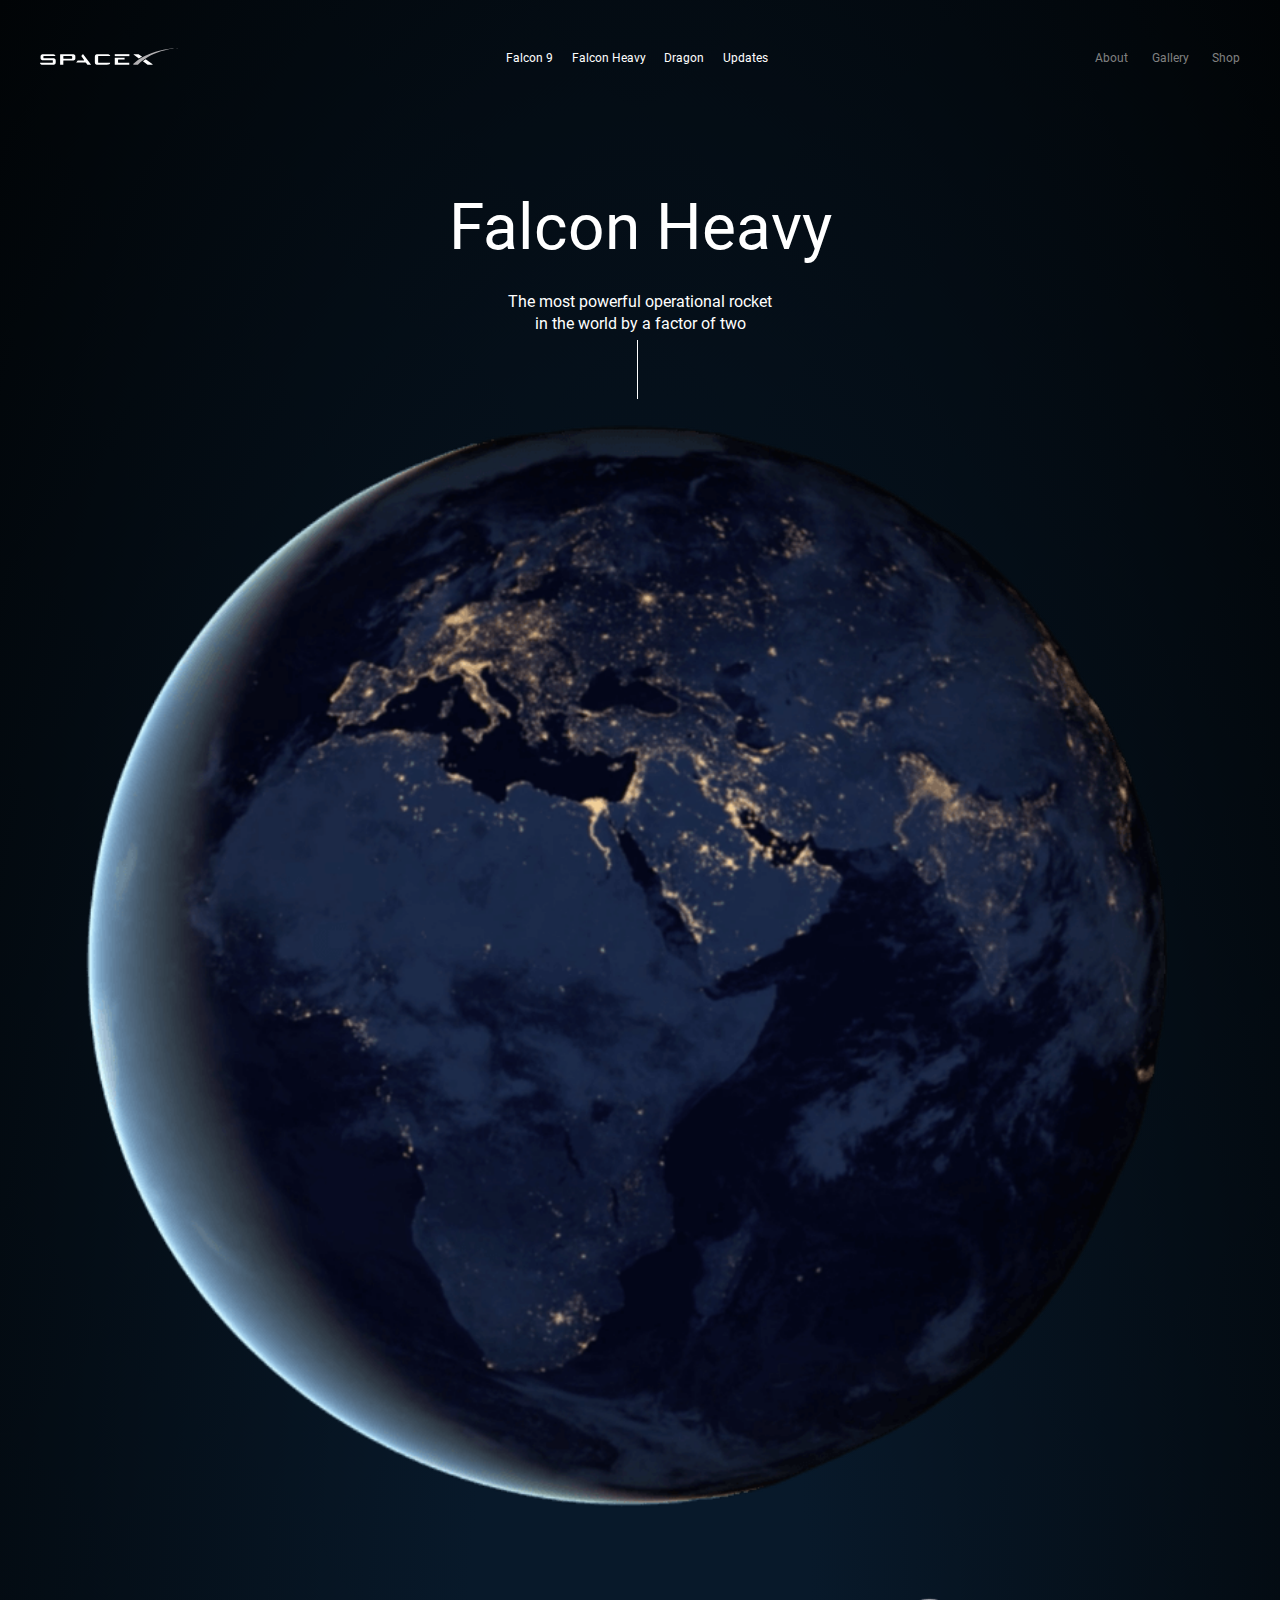
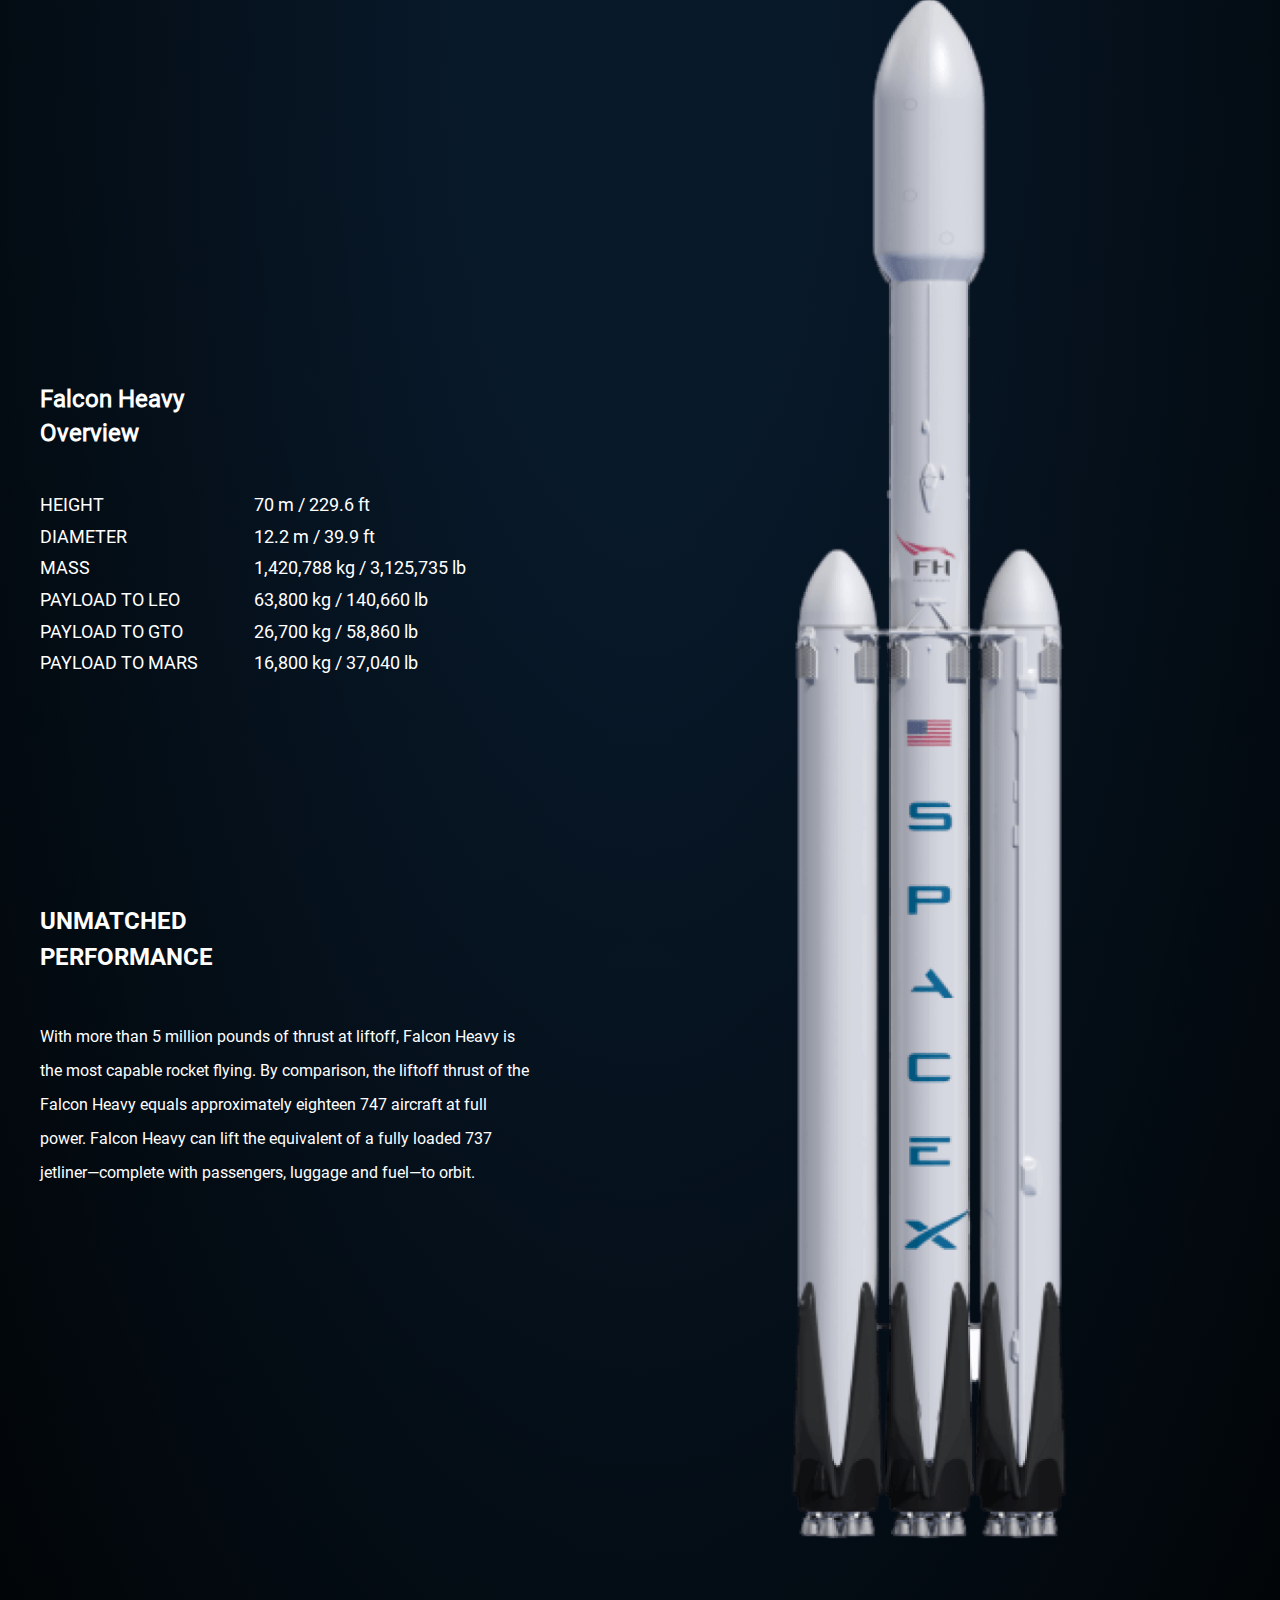
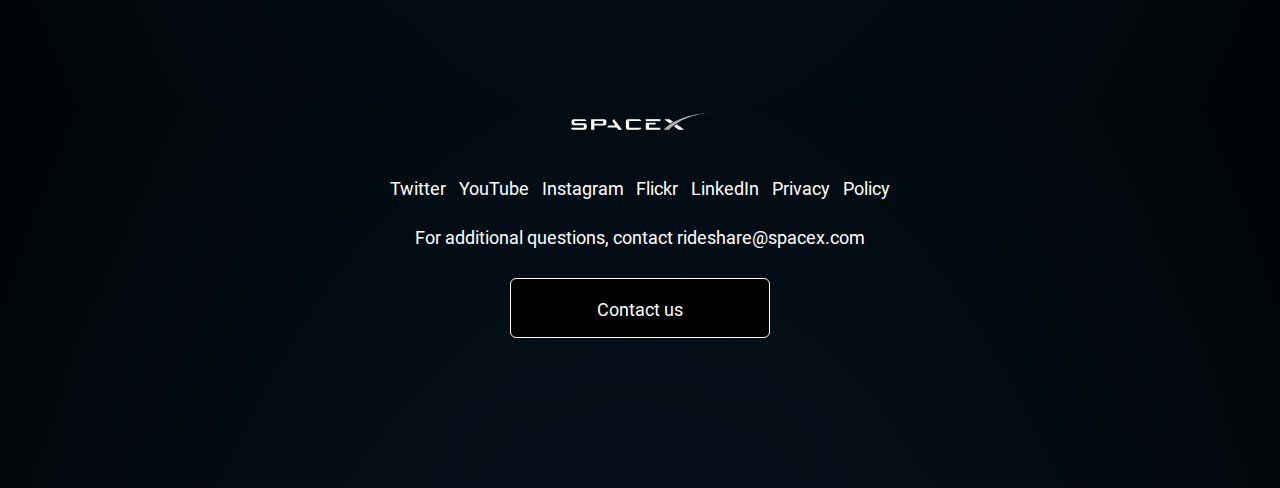
<file: index.html>
<!DOCTYPE html>
<html lang="en">
<head>
  <meta charset="UTF-8">
  <meta http-equiv="X-UA-Compatible" content="IE=edge">
  <meta name="viewport" content="width=device-width, initial-scale=1.0">
  <link rel="stylesheet" href="css/spacexstyle.css">
  <link rel="stylesheet" href="css/reset.css">
  <title>SpaceX Dragon</title>
</head>
<body>
  <!--Header start-->
  <div id="root"></div>
<header class="header-container">
  <div class="wrap">

    <div class="header">
      <a href="#" class="header-logo">
        <img src="images/logo.svg" alt="logo SpaceX" class="header-logo__img">
      </a>
      <nav class="header-nav">
        <ul class="header-nav__list">
          <a href="#" class="header-nav__link">
            <li class="header-nav__item">Falcon 9</li>
          </a>
          <a href="#" class="header-nav__link">
            <li class="header-nav__item">Falcon Heavy</li>
          </a>
          <a href="#" class="header-nav__link">
            <li class="header-nav__item">Dragon</li>
          </a>
          <a href="#" class="header-nav__link">
            <li class="header-nav__item">Updates</li>
          </a>
        </ul>
      </nav>


    <div class="header-menu">
      <ul class="header-menu__list">
        <a href="#" class="header-menu__link">
          <li class="header-menu__item">About</li>
        </a>
        <a href="#" class="header-menu__link">
          <li class="header-menu__item">Gallery</li>
        </a>
        <a href="#" class="header-menu__link">
          <li class="header-menu__item">Shop</li>
        </a>
      </ul>
    </div>

    </div>
  </div>
</header>

<!--Header end-->
<!--Hero box start-->
<div class="hero-container">
  <div class="wrap">
    <div class="hero">

    <h1 class="hero__title">Falcon Heavy</h1>
    <p class="hero__text">The most powerful operational rocket<br> in the world by a factor of two</p>

    <div class="hero__line"></div>
<div class="hero__img"></div>

</div>
  </div>
</div>
<!--Hero box end-->
<!--Content box start-->
<div class="main">
  <div class="wrap">
    <div class="content">
      <div class="content-box">
        <h2 class="content-box__title">Falcon Heavy<br> Overview</h2>
        <table class="table">
          <tr class="table-tr">
            <td class="table-td">HEIGHT</td>
            <td class="table-td">70 m / 229.6 ft</td>
          </tr>
          <tr class="table-tr">
            <td class="table-td">DIAMETER</td>
            <td class="table-td">12.2 m / 39.9 ft</td>
          </tr>
          <tr class="table-tr">
            <td class="table-td">MASS</td>
            <td class="table-td">1,420,788 kg / 3,125,735 lb</td>
          </tr>
          <tr class="table-tr">
            <td class="table-td">PAYLOAD TO LEO</td>
            <td class="table-td">63,800 kg / 140,660 lb</td>
          </tr>
          <tr class="table-tr">
            <td class="table-td">PAYLOAD TO GTO</td>
            <td class="table-td">26,700 kg / 58,860 lb</td>
          </tr>
          <tr class="table-tr">
            <td class="table-td">PAYLOAD TO MARS</td>
            <td class="table-td">16,800 kg / 37,040 lb</td>
          </tr>
        </table>
        <h3 class="content-box__caption">UNMATCHED <br>PERFORMANCE</h3>
        <p class="content-box__text">With more than 5 million pounds of thrust at liftoff, Falcon Heavy is the most capable rocket flying. By comparison, the liftoff thrust of the Falcon Heavy equals approximately eighteen 747 aircraft at full power. Falcon Heavy can lift the equivalent of a fully loaded 737 jetliner—complete with passengers, luggage and fuel—to orbit.</p>
      </div>


      <div class="content-box__img">
        <img src="images/spaceX.png" alt="SpaceX Dragon" class="content-box__image">
      </div>
    </div>
  </div>
</div>
<!--Content start-->
<!--Footer start-->
<footer class="footer-content">
  <div class="wrap">

<div class="footer">
  <img src="images/logo.svg" alt="logo SpaceX" class="footer__logo">
 <nav class="footer-nav">
  <ul class="footer-nav__list">
    <a href="#" class="footer-nav__link">
      <li class="footer-nav__item">Twitter</li>
    </a>
    <a href="#" class="footer-nav__link">
      <li class="footer-nav__item">YouTube</li>
    </a>
    <a href="#" class="footer-nav__link">
      <li class="footer-nav__item">Instagram</li>
    </a>
   <a href="#" class="footer-nav__link">
    <li class="footer-nav__item">Flickr</li>
   </a>
    <a href="#" class="footer-nav__link">
      <li class="footer-nav__item">LinkedIn</li>
    </a>
    <a href="#" class="footer-nav__link">
      <li class="footer-nav__item">Privacy</li>
    </a>
   <a href="#" class="footer-nav__link">
    <li class="footer-nav__item">Policy</li>
   </a>
  </ul>
 </nav>
<p class="footer-text"><span>For additional questions, contact rideshare@spacex.com</span></p>
<span><button class="button">Contact us</button></span>


  </div>
</div>

  </div>
</footer>

<script src="https://cdnjs.cloudflare.com/ajax/libs/jquery/3.3.1/jquery.min.js"></script>
<script src="js/main.js"></script>
</body>
</html>
</file>
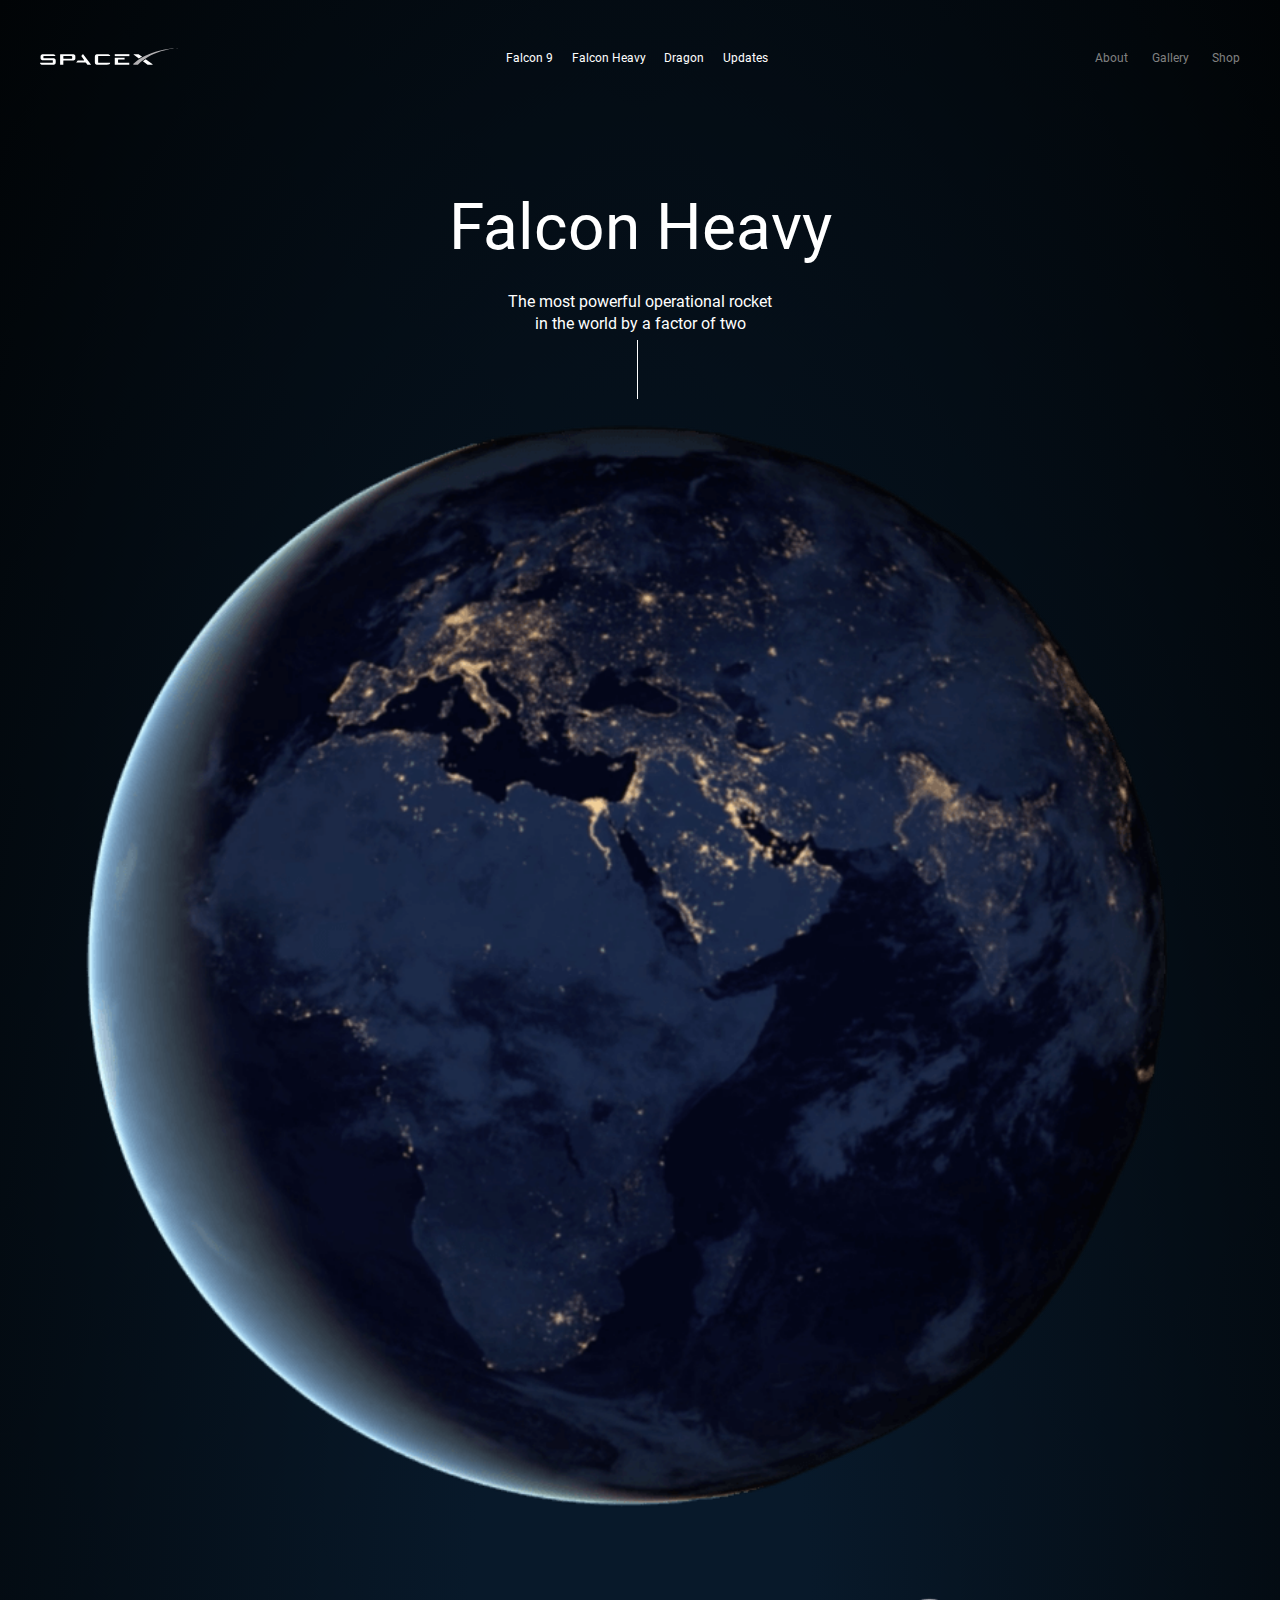
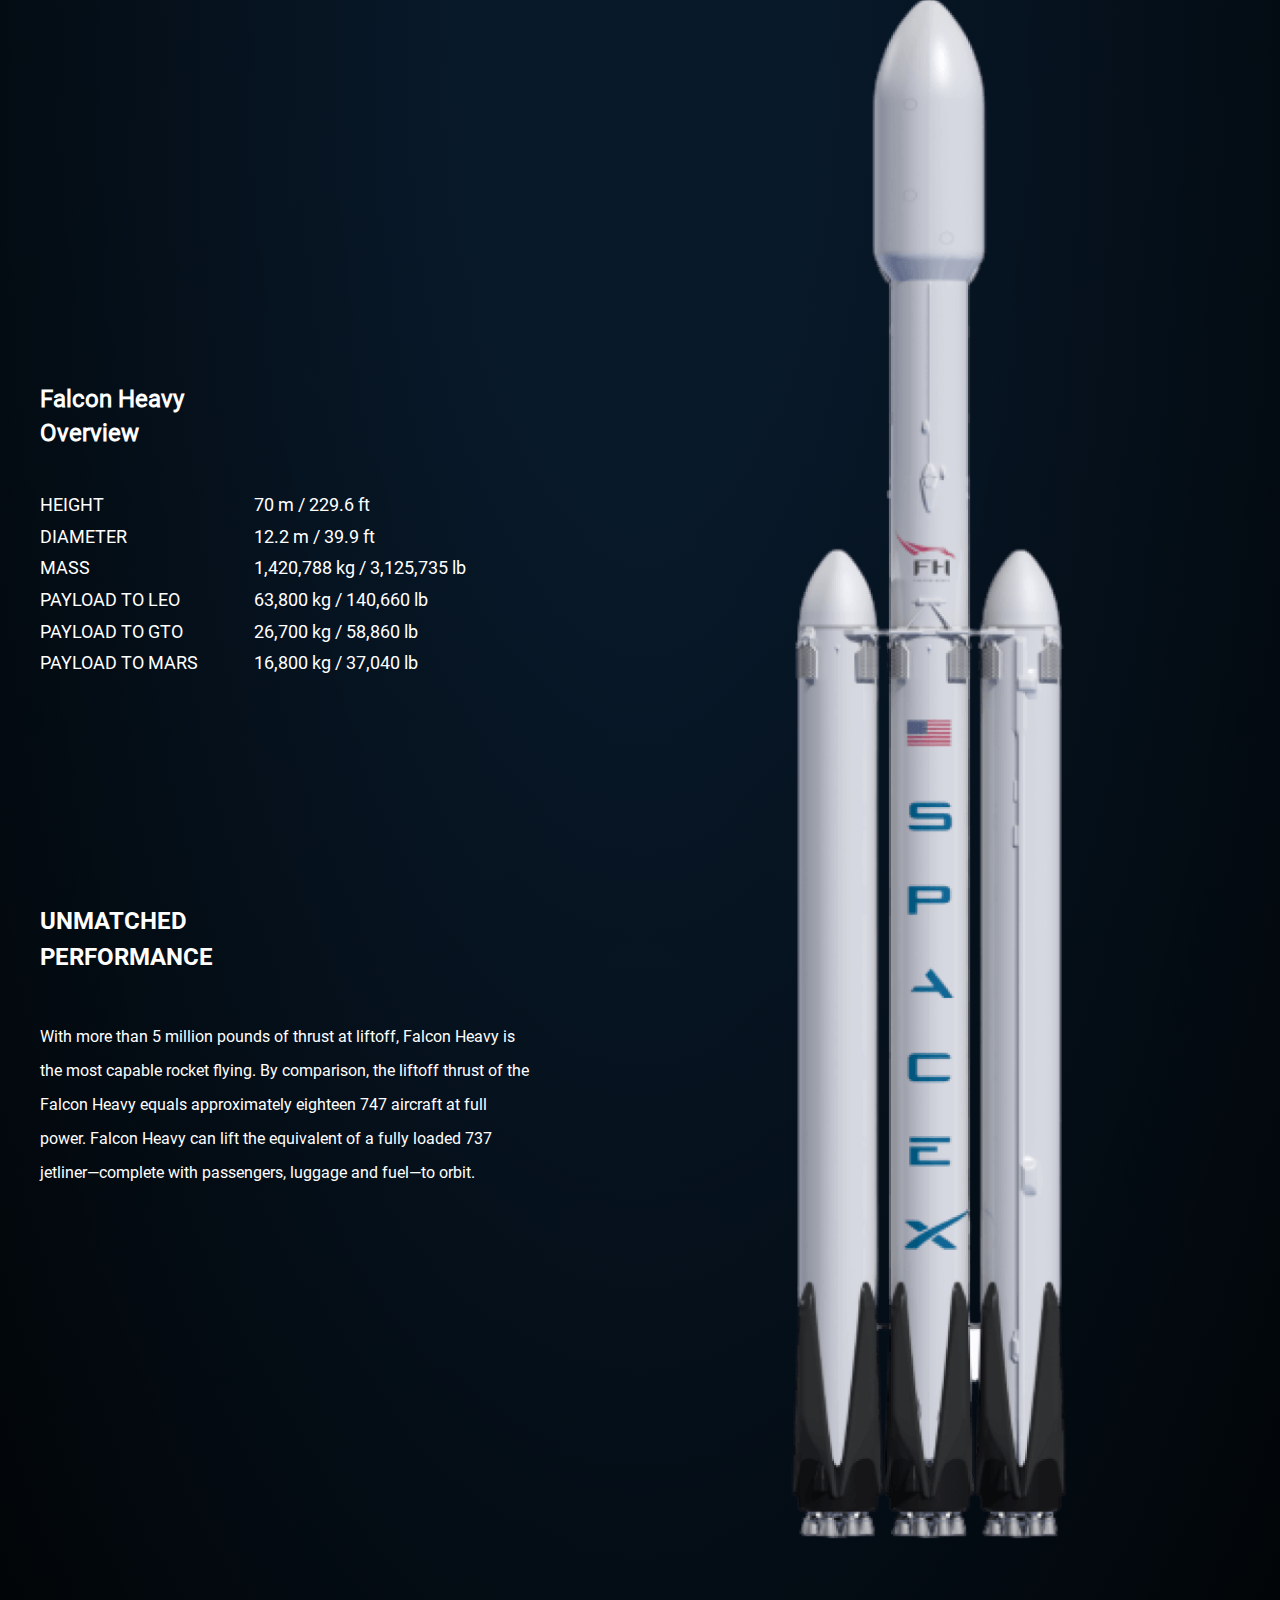
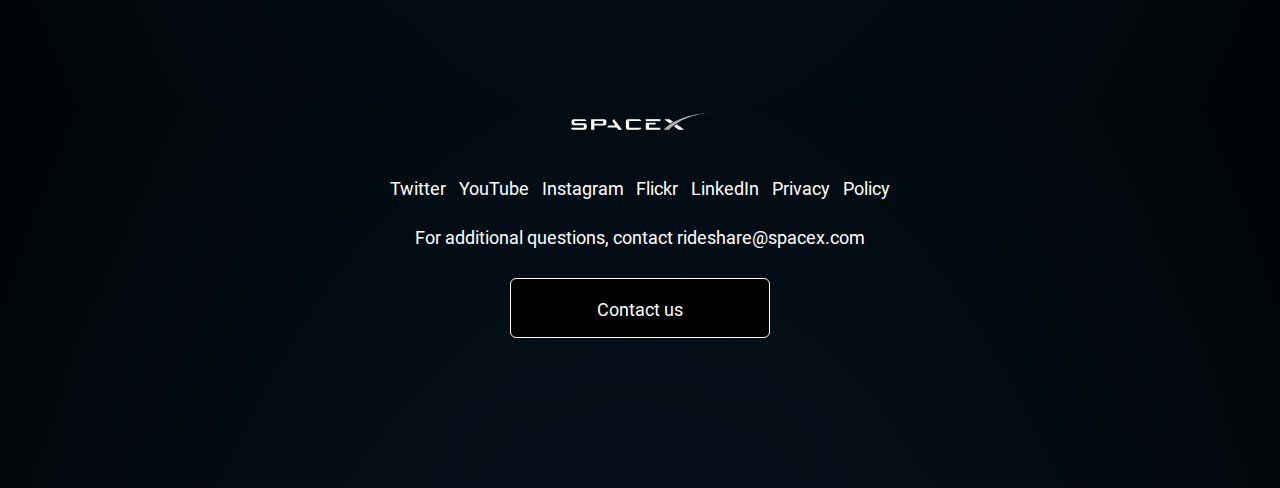
<file: spacex.html>
<!DOCTYPE html>
<html lang="en">
<head>
  <meta charset="UTF-8">
  <meta http-equiv="X-UA-Compatible" content="IE=edge">
  <meta name="viewport" content="width=device-width, initial-scale=1.0">
  <link rel="stylesheet" href="css/spacexstyle.css">
  <link rel="stylesheet" href="css/reset.css">
  <title>SpaceX Dragon</title>
</head>
<body>
  <!--Header start-->
  <div id="root"></div>
<header class="header-container">
  <div class="wrap">

    <div class="header">
      <a href="#" class="header-logo">
        <img src="images/logo.svg" alt="logo SpaceX" class="header-logo__img">
      </a>
      <nav class="header-nav">
        <ul class="header-nav__list">
          <a href="#" class="header-nav__link">
            <li class="header-nav__item">Falcon 9</li>
          </a>
          <a href="#" class="header-nav__link">
            <li class="header-nav__item">Falcon Heavy</li>
          </a>
          <a href="#" class="header-nav__link">
            <li class="header-nav__item">Dragon</li>
          </a>
          <a href="#" class="header-nav__link">
            <li class="header-nav__item">Updates</li>
          </a>
        </ul>
      </nav>


    <div class="header-menu">
      <ul class="header-menu__list">
        <a href="#" class="header-menu__link">
          <li class="header-menu__item">About</li>
        </a>
        <a href="#" class="header-menu__link">
          <li class="header-menu__item">Gallery</li>
        </a>
        <a href="#" class="header-menu__link">
          <li class="header-menu__item">Shop</li>
        </a>
      </ul>
    </div>

    </div>
  </div>
</header>

<!--Header end-->
<!--Hero box start-->
<div class="hero-container">
  <div class="wrap">
    <div class="hero">

    <h1 class="hero__title">Falcon Heavy</h1>
    <p class="hero__text">The most powerful operational rocket<br> in the world by a factor of two</p>

    <div class="hero__line"></div>
<div class="hero__img"></div>

</div>
  </div>
</div>
<!--Hero box end-->
<!--Content box start-->
<div class="main">
  <div class="wrap">
    <div class="content">
      <div class="content-box">
        <h2 class="content-box__title">Falcon Heavy<br> Overview</h2>
        <table class="table">
          <tr class="table-tr">
            <td class="table-td">HEIGHT</td>
            <td class="table-td">70 m / 229.6 ft</td>
          </tr>
          <tr class="table-tr">
            <td class="table-td">DIAMETER</td>
            <td class="table-td">12.2 m / 39.9 ft</td>
          </tr>
          <tr class="table-tr">
            <td class="table-td">MASS</td>
            <td class="table-td">1,420,788 kg / 3,125,735 lb</td>
          </tr>
          <tr class="table-tr">
            <td class="table-td">PAYLOAD TO LEO</td>
            <td class="table-td">63,800 kg / 140,660 lb</td>
          </tr>
          <tr class="table-tr">
            <td class="table-td">PAYLOAD TO GTO</td>
            <td class="table-td">26,700 kg / 58,860 lb</td>
          </tr>
          <tr class="table-tr">
            <td class="table-td">PAYLOAD TO MARS</td>
            <td class="table-td">16,800 kg / 37,040 lb</td>
          </tr>
        </table>
        <h3 class="content-box__caption">UNMATCHED <br>PERFORMANCE</h3>
        <p class="content-box__text">With more than 5 million pounds of thrust at liftoff, Falcon Heavy is the most capable rocket flying. By comparison, the liftoff thrust of the Falcon Heavy equals approximately eighteen 747 aircraft at full power. Falcon Heavy can lift the equivalent of a fully loaded 737 jetliner—complete with passengers, luggage and fuel—to orbit.</p>
      </div>


      <div class="content-box__img">
        <img src="images/spaceX.png" alt="SpaceX Dragon" class="content-box__image">
      </div>
    </div>
  </div>
</div>
<!--Content start-->
<!--Footer start-->
<footer class="footer-content">
  <div class="wrap">

<div class="footer">
  <img src="images/logo.svg" alt="logo SpaceX" class="footer__logo">
 <nav class="footer-nav">
  <ul class="footer-nav__list">
    <a href="#" class="footer-nav__link">
      <li class="footer-nav__item">Twitter</li>
    </a>
    <a href="#" class="footer-nav__link">
      <li class="footer-nav__item">YouTube</li>
    </a>
    <a href="#" class="footer-nav__link">
      <li class="footer-nav__item">Instagram</li>
    </a>
   <a href="#" class="footer-nav__link">
    <li class="footer-nav__item">Flickr</li>
   </a>
    <a href="#" class="footer-nav__link">
      <li class="footer-nav__item">LinkedIn</li>
    </a>
    <a href="#" class="footer-nav__link">
      <li class="footer-nav__item">Privacy</li>
    </a>
   <a href="#" class="footer-nav__link">
    <li class="footer-nav__item">Policy</li>
   </a>
  </ul>
 </nav>
<p class="footer-text"><span>For additional questions, contact rideshare@spacex.com</span></p>
<span><button class="button">Contact us</button></span>


  </div>
</div>

  </div>
</footer>

<script src="https://cdnjs.cloudflare.com/ajax/libs/jquery/3.3.1/jquery.min.js"></script>
<script src="js/main.js"></script>
</body>
</html>
</file>
<file: css/spacexstyle.css>
@font-face {
font-family: 'Roboto-Bold';
src: local('Roboto-Bold'),
 url('../fonts/Roboto-Bold.ttf');
font-weight: 700;
}
@font-face {
  font-family: 'Roboto-Regular';
  src: local('Roboto-Regular'),
       url('../fonts/Roboto-Regular.ttf');
    font-weight: 300;
}

/*global styles */

ul a li {
  color: #fff;
  list-style-type: none;
  text-decoration: none;
}
img {
  max-width: 100%;
  height: auto;
}
.wrap {
  position: relative;
  min-height: 100%;
  margin: 0 auto;
  max-width: 1200px;
  padding: 0 15px;
}
body {
  position: relative;
  min-height: 100%;
  width: 100%;
  max-width: 1980px;
  margin: 0 auto;
  background: radial-gradient(ellipse at center, rgba(8, 25, 42, 1) 19%, rgba(1, 4, 6, 1) 100%);
  color: #fff;
}
#root {
  position: absolute;
  width: 100%;
  height: 100%;
  overflow: hidden;
}

#root>div {
  position: absolute;
  background: radial-gradient(ellipse at center, rgba(177, 198, 219, 1) 2%, rgba(5, 63, 118, 1) 100%);
  border-radius: 100%;
  /* filter:blur(1px); */
  animation: shine infinite alternate;
}

@keyframes shine {
  0% {
    transform: scale(1);
    opacity: 1;
  }
  20% {
    transform: scale(.9);
    opacity: .8;
  }
  40% {
    transform: scale(1);
    opacity: .9;
  }
  40% {
    transform: scale(.2);
    opacity: .2;
  }
  60% {
    transform: scale(.2);
    opacity: .1;
  }
  80% {
    transform: scale(.5);
    opacity: .5;
  }
  100% {
    transform: scale(.9);
    opacity: .9;
  }
}

/* global end*/
/* Header styles start*/
.header {
  width: 100%;
  height: 25px;
  margin-top: 45px;
  margin-bottom: 120px;
  display: flex;
  flex-direction: row;
  flex-wrap: wrap;
  justify-content: space-between;
  align-items: center;
}

.header-nav {
  width: 262px;

}
.header-menu__list {
  width: 145px;
}
.header-nav__list, .header-menu__list {
  display: flex;
  flex-direction: row;
  flex-wrap: wrap;
  justify-content: space-between;
}
.header-nav__link, .header-menu__link  {
  text-decoration: none;
}
.header-nav__item, .header-menu__item {
  font-family: 'Roboto-Regular';
  font-size: 12px;
  font-weight: 400;
  line-height: 14px;
  text-align: left;
}
.header-menu__item {
  color: #808080;
}

/*Header styles end*/
/*Hero styles start*/
.hero-container {
  margin-bottom: 100px;
}
.hero {
  position: relative;
  display: flex;
  flex-direction: column;
  height: 1400px;

}
.hero__title {
  font-family: 'Roboto-Regular';
  font-size: 64px;
  font-weight: 400;
  line-height: 75px;
  text-align: center;
  margin-bottom: 26px;
}
.hero__text {
  font-family: 'Roboto-Regular';
  font-size: 16px;
  font-weight: 400;
  line-height: 22px;
  text-align: center;
}
.hero__line {
   border-left: 1px solid #fff;
   height: 59px;
   position: absolute;
   left: 50%;
   margin-left: -3px;
   top: 150px;
}

.hero__img {
  height: 100%;
  background-image: url('../images/Earth.png');
  background-position: center;
  background-size: cover;
}
/*Hero styles end*/
/*Content styles start*/
.main {
  display: block;
  height: 1518px;
  margin-bottom: 100px;
}
.content {
  display: flex;
  flex-direction: row;
}
.content-box {
  width: 50%;
  height: 1100px;
  display: flex;
  flex-direction: column;
}
.content-box__title {
  margin-top: 292px;
  margin-bottom: 45px;
  font-family: 'Roboto-Regular';
  font-size: 24px;
  font-weight: 700;
  line-height: 34px;
  text-align: left;
}
.table {
  width: 500px;
  height: 300px;
  margin-bottom: 218px;

  font-family: 'Roboto-Regular';
  font-weight: 400;
  font-size: 18px;
  line-height: 20px;
}

.content-box__caption {
  font-family: 'Roboto-Bold';
  font-size: 24px;
  font-weight: 700;
  line-height: 36px;
  text-align: left;
  margin-bottom: 45px;
}
.content-box__text {
  width: 490px;
  font-family: 'Roboto-Regular';
  font-size: 16px;
  font-weight: 400;
  line-height: 34px;
  text-align: left;
}
.content-box__image {
 margin-top: -150px;
}
/*Content styles end*/
/*Footer styles start*/
.footer-content {
  position: absolute;
  left: 0;
  width: 100%;
  height: 380px;
}
.footer {
  display: flex;
  flex-direction: column;
  align-items: center;
}
.footer__logo {
  padding: 5px;
  margin-bottom: 43px;
}
.footer-nav {
  width: 500px;
}
.footer-nav__list {
  display: flex;
  flex-direction: row;
  flex-wrap: wrap;
  justify-content: space-between;
  margin-bottom: 28px;
}
.footer-nav__link {
  font-family: 'Roboto-Regular';
  font-size: 18px;
  font-weight: 400;
  line-height: 21px;
  text-decoration: none;
}
.footer-text {
  font-family: 'Roboto-Regular';
  font-size: 18px;
  font-weight: 400;
  line-height: 21px;
  margin-bottom: 30px;
}
.button {
  height: 60px;
  width: 260px;
  border-radius: 6px;
  background-color: #000000;
  border: 1px solid #fff;

  font-family: 'Roboto-Regular';
  color: #fff;
  font-size: 18px;
  padding: 20px 76px;
  margin-bottom: 131px;

  cursor: pointer;
}
/*Footer styles end*/
</file>
